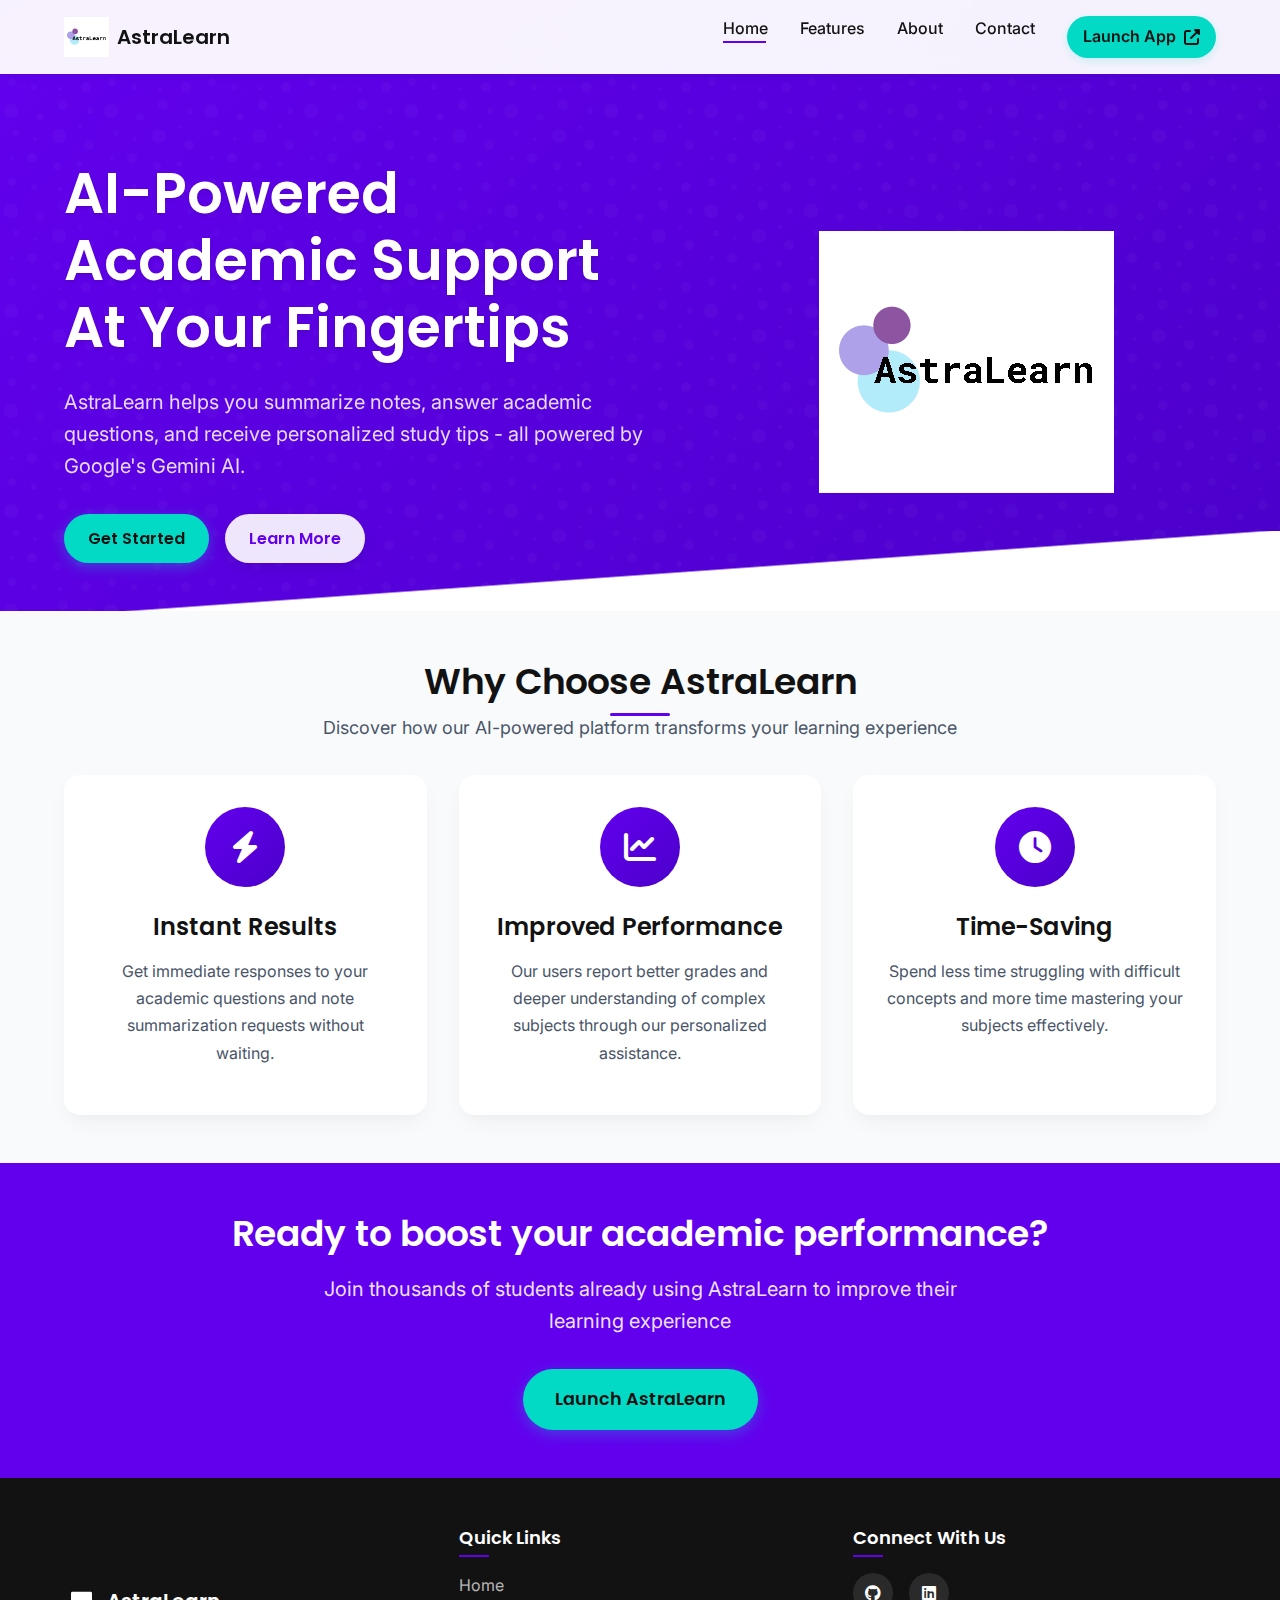
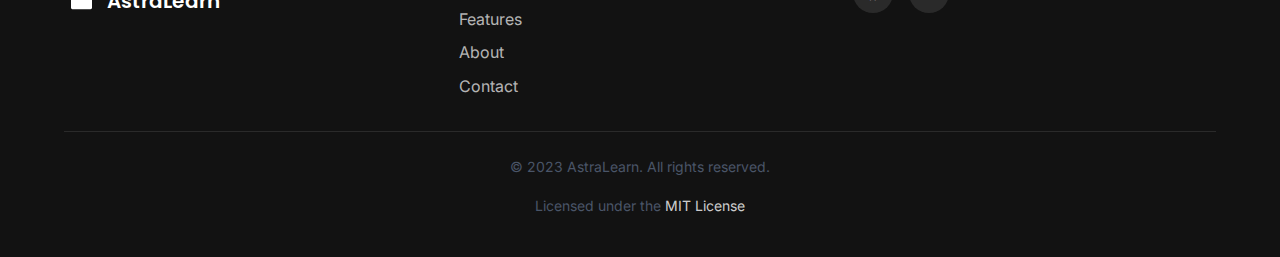
<file: website/index.html>
<!DOCTYPE html>
<html lang="en">
<head>
    <meta charset="UTF-8">
    <meta name="viewport" content="width=device-width, initial-scale=1.0">
    <meta http-equiv="refresh" content="0;url=home.html">
    <title>Redirecting to AstraLearn</title>
</head>
<body>
    <p>If you are not redirected automatically, please click <a href="home.html">here</a>.</p>
</body>
</html>
</file>
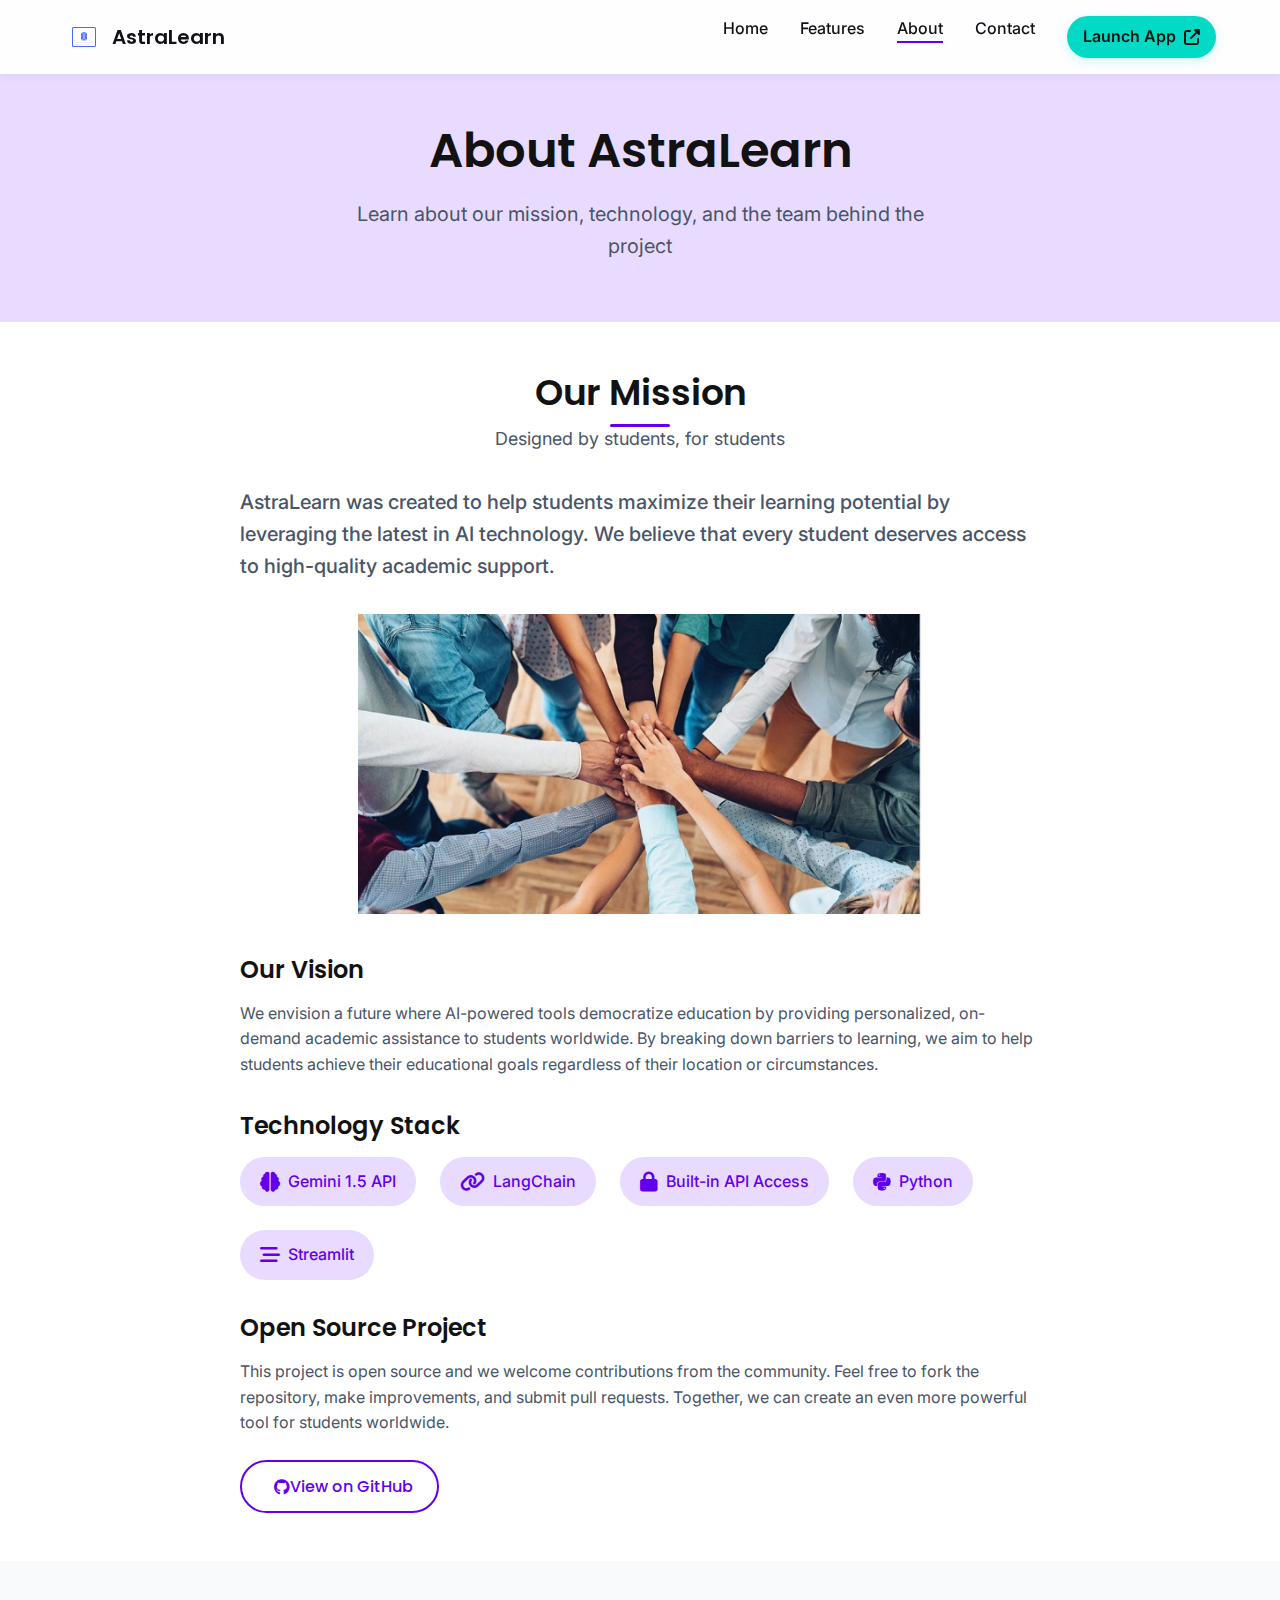
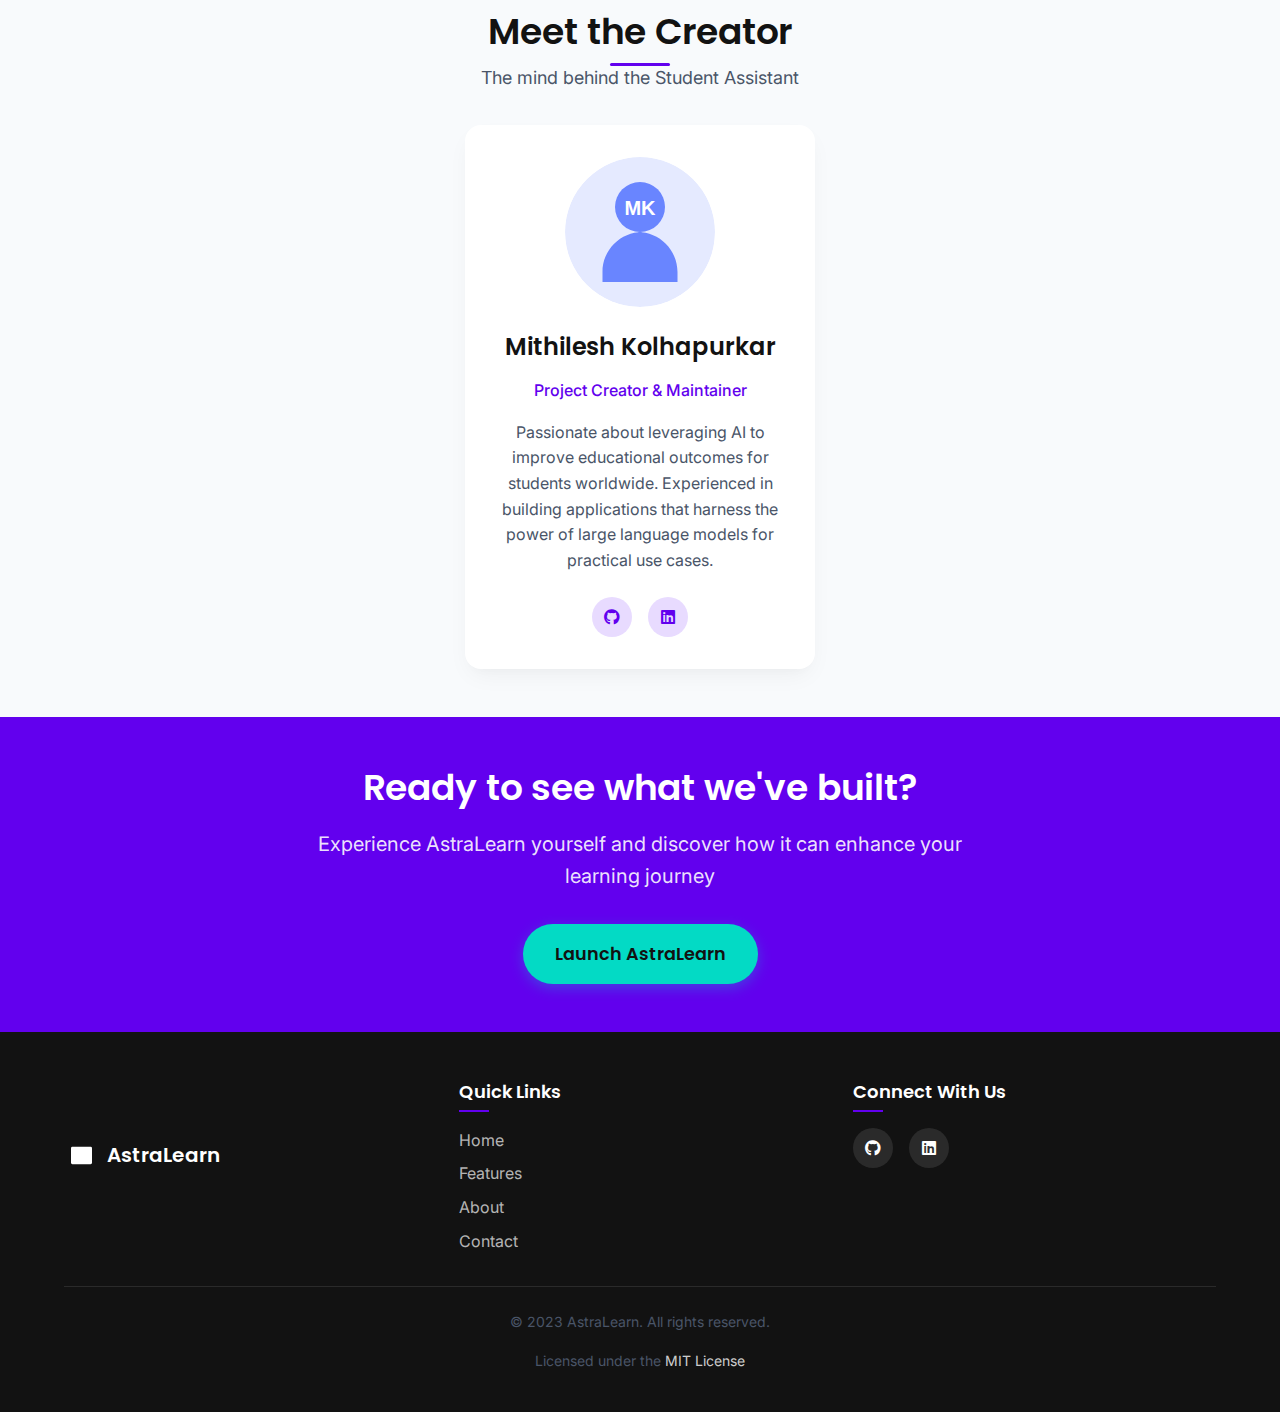
<file: website/about.html>
<!DOCTYPE html>
<html lang="en">
<head>
    <meta charset="UTF-8">
    <meta name="viewport" content="width=device-width, initial-scale=1.0">
    <meta name="description" content="About Gemini-Powered Student Assistant - Learn about our mission, technology, and the team behind the AI-powered academic helper">
    <meta name="keywords" content="AI, student assistant, Gemini API, academic help, about us, mission, technology">
    <meta name="author" content="Mithilesh Kolhapurkar">
    
    <title>AstraLearn - About</title>
    
    <!-- Google Fonts -->
    <link rel="preconnect" href="https://fonts.googleapis.com">
    <link rel="preconnect" href="https://fonts.gstatic.com" crossorigin>
    <link href="https://fonts.googleapis.com/css2?family=Inter:wght@300;400;500;600;700&family=Poppins:wght@400;500;600;700&display=swap" rel="stylesheet">
    
    <!-- Font Awesome -->
    <link rel="stylesheet" href="https://cdnjs.cloudflare.com/ajax/libs/font-awesome/6.4.0/css/all.min.css">
    
    <!-- Custom CSS -->
    <link rel="stylesheet" href="styles/main.css">
</head>
<body>
    <!-- Navigation Bar -->
    <header class="header">
        <div class="container">
            <nav class="navbar">
                <div class="logo">
                    <a href="home.html">
                        <img src="assets/logo.svg" alt="Student Assistant Logo">
                        <span>AstraLearn</span>
                    </a>
                </div>
                <ul class="nav-links">
                    <li><a href="home.html" class="nav-link">Home</a></li>
                    <li><a href="features.html" class="nav-link">Features</a></li>
                    <li><a href="about.html" class="nav-link active">About</a></li>
                    <li><a href="contact.html" class="nav-link">Contact</a></li>
                    <li><a href="https://seminar-v67yh9ldpa7j3app4d9wdft.streamlit.app/" class="nav-link app-link">Launch App <i class="fas fa-external-link-alt"></i></a></li>
                </ul>
                <div class="hamburger">
                    <span class="bar"></span>
                    <span class="bar"></span>
                    <span class="bar"></span>
                </div>
            </nav>
        </div>
    </header>

    <!-- Page Header -->
    <section class="page-header">
        <div class="container">
            <h1>About AstraLearn</h1>
            <p>Learn about our mission, technology, and the team behind the project</p>
        </div>
    </section>

    <!-- About Section -->
    <section class="about-page">
        <div class="container">
            <div class="section-header">
                <h2>Our Mission</h2>
                <p>Designed by students, for students</p>
            </div>
            <div class="about-content">
                <div class="about-text">
                    <p class="mission-statement">AstraLearn was created to help students maximize their learning potential by leveraging the latest in AI technology. We believe that every student deserves access to high-quality academic support.</p>
                    
                    <div class="about-image">
                        <img src="assets/community.jpg" alt="AstraLearn Mission" onerror="this.src='assets/hero-illustration.svg'">
                    </div>
                    
                    <h3>Our Vision</h3>
                    <p>We envision a future where AI-powered tools democratize education by providing personalized, on-demand academic assistance to students worldwide. By breaking down barriers to learning, we aim to help students achieve their educational goals regardless of their location or circumstances.</p>
                    
                    <h3>Technology Stack</h3>
                    <div class="tech-stack">
                        <div class="tech-item">
                            <i class="fas fa-brain"></i>
                            <span>Gemini 1.5 API</span>
                        </div>
                        <div class="tech-item">
                            <i class="fas fa-link"></i>
                            <span>LangChain</span>
                        </div>
                        <div class="tech-item">
                            <i class="fas fa-lock"></i>
                            <span>Built-in API Access</span>
                        </div>
                        <div class="tech-item">
                            <i class="fab fa-python"></i>
                            <span>Python</span>
                        </div>
                        <div class="tech-item">
                            <i class="fas fa-stream"></i>
                            <span>Streamlit</span>
                        </div>
                    </div>
                    
                    <h3>Open Source Project</h3>
                    <p>This project is open source and we welcome contributions from the community. Feel free to fork the repository, make improvements, and submit pull requests. Together, we can create an even more powerful tool for students worldwide.</p>
                    
                    <div class="github-btn">
                        <a href="https://github.com/MITHILESHK11" class="btn btn-outline" target="_blank">
                            <i class="fab fa-github"></i> View on GitHub
                        </a>
                    </div>
                </div>
            </div>
        </div>
    </section>

    <!-- Team Section -->
    <section class="team-section">
        <div class="container">
            <div class="section-header">
                <h2>Meet the Creator</h2>
                <p>The mind behind the Student Assistant</p>
            </div>
            <div class="team-profile">
                <div class="team-member">
                    <div class="member-photo">
                        <img src="assets/team-placeholder.svg" alt="Mithilesh Kolhapurkar" onerror="this.onerror=null; this.src='https://via.placeholder.com/150?text=M.K'">
                    </div>
                    <h3>Mithilesh Kolhapurkar</h3>
                    <p class="member-role">Project Creator & Maintainer</p>
                    <p class="member-bio">Passionate about leveraging AI to improve educational outcomes for students worldwide. Experienced in building applications that harness the power of large language models for practical use cases.</p>
                    <div class="member-social">
                        <a href="https://github.com/MITHILESHK11" target="_blank"><i class="fab fa-github"></i></a>
                        <a href="https://www.linkedin.com/in/mithilesh-kolhapurkar/" target="_blank"><i class="fab fa-linkedin"></i></a>

                    </div>
                </div>
            </div>
        </div>
    </section>

    <!-- CTA Banner -->
    <section class="cta-banner">
        <div class="container">
            <h2>Ready to see what we've built?</h2>
            <p>Experience AstraLearn yourself and discover how it can enhance your learning journey</p>
            <a href="https://seminar-v67yh9ldpa7j3app4d9wdft.streamlit.app/" class="btn btn-cta">Launch AstraLearn</a>
        </div>
    </section>

    <!-- Footer -->
    <footer class="footer">
        <div class="container">
            <div class="footer-content">
                <div class="footer-logo">
                    <img src="assets/logo.svg" alt="Student Assistant Logo">
                    <span>AstraLearn</span>
                </div>
                <div class="footer-links">
                    <h3>Quick Links</h3>
                    <ul>
                        <li><a href="home.html">Home</a></li>
                        <li><a href="features.html">Features</a></li>
                        <li><a href="about.html">About</a></li>
                        <li><a href="contact.html">Contact</a></li>
                    </ul>
                </div>
                <div class="footer-social">
                    <h3>Connect With Us</h3>
                    <div class="social-icons">
                        <a href="https://github.com/MITHILESHK11" target="_blank"><i class="fab fa-github"></i></a>
                        <a href="https://www.linkedin.com/in/mithilesh-kolhapurkar/" target="_blank"><i class="fab fa-linkedin"></i></a>
                    </div>
                </div>
            </div>
            <div class="footer-bottom">
                <p>&copy; 2023 AstraLearn. All rights reserved.</p>
                <p>Licensed under the <a href="https://github.com/MITHILESHK11" target="_blank">MIT License</a></p>
            </div>
        </div>
    </footer>

    <!-- JavaScript -->
    <script src="scripts/main.js"></script>
</body>
</html>
</file>
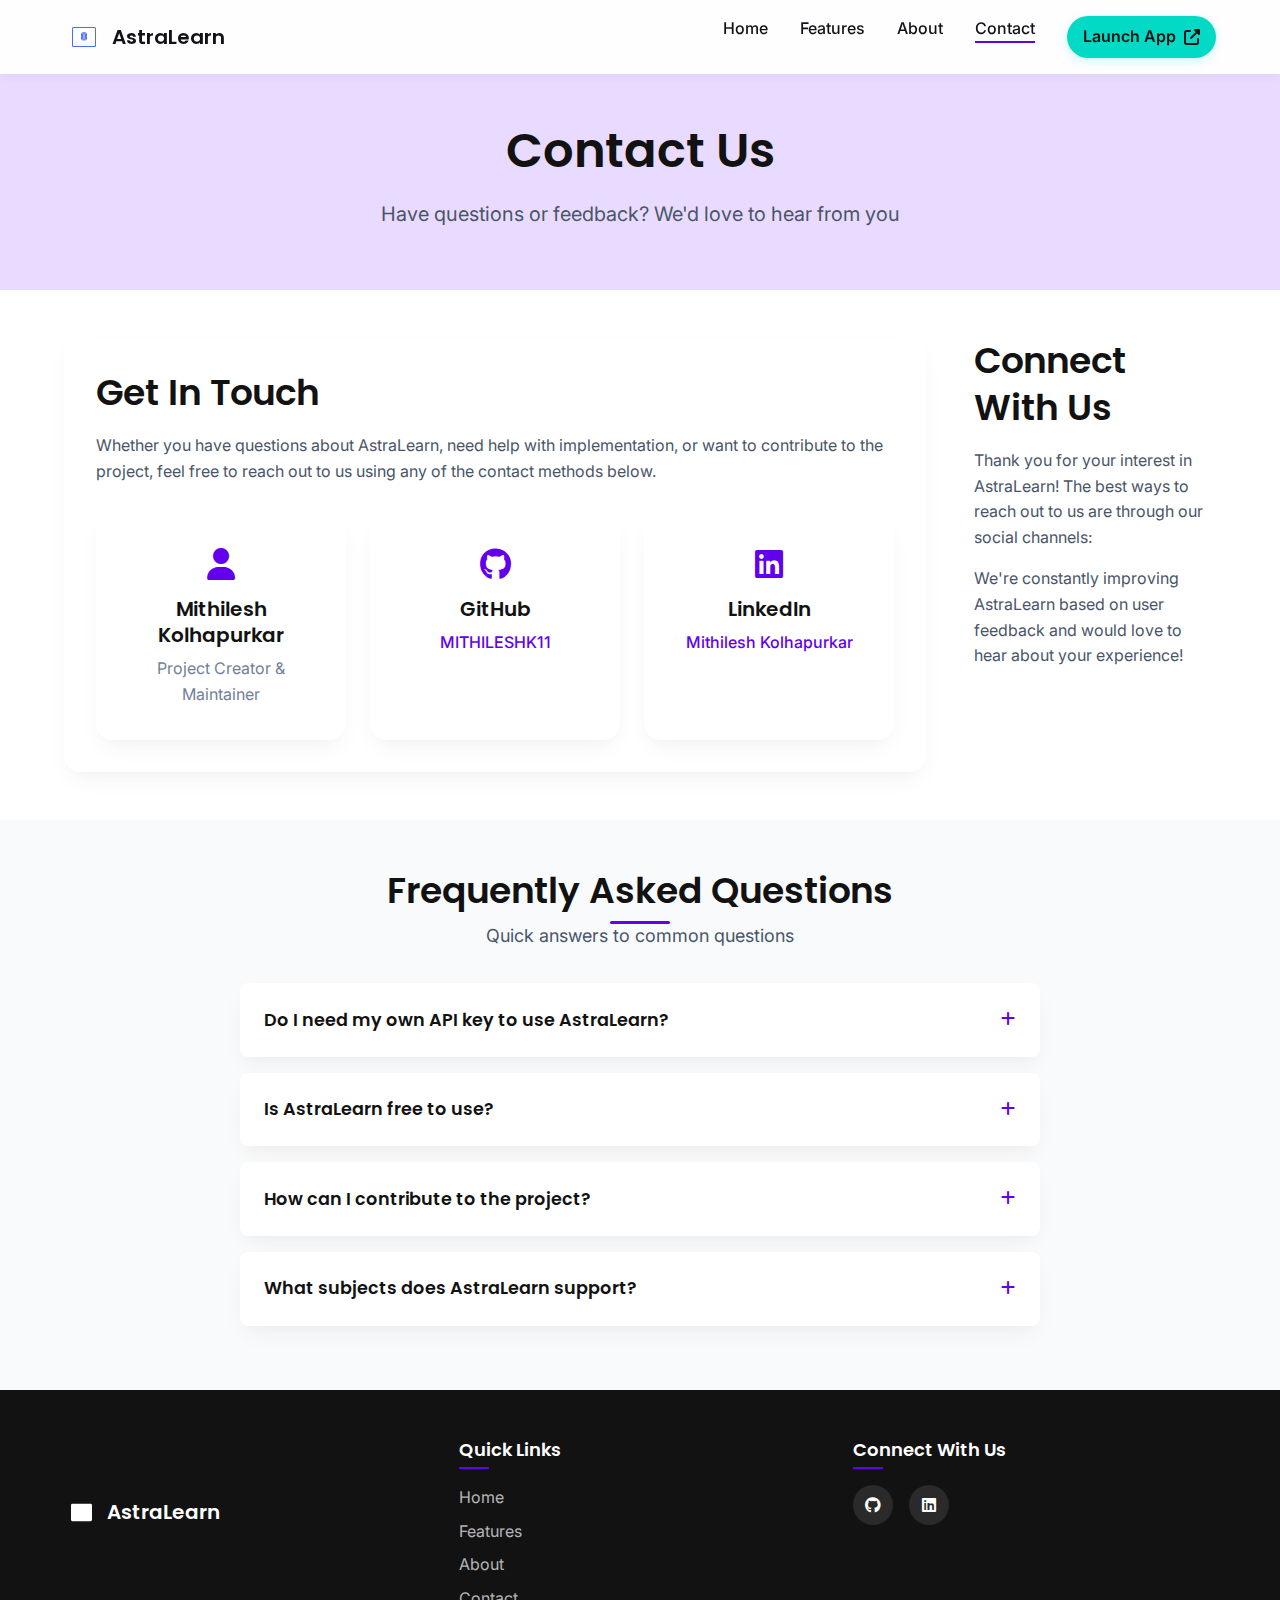
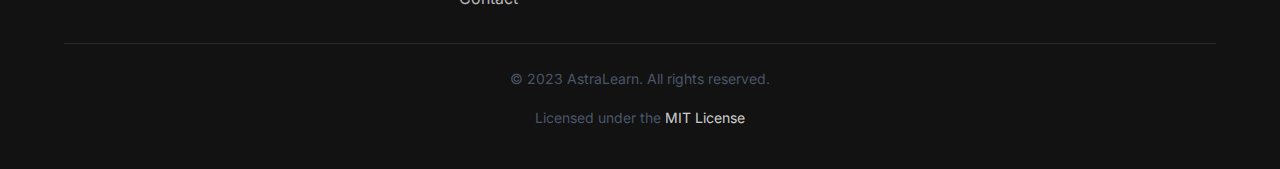
<file: website/contact.html>
<!DOCTYPE html>
<html lang="en">
<head>
    <meta charset="UTF-8">
    <meta name="viewport" content="width=device-width, initial-scale=1.0">
    <meta name="description" content="Contact the Gemini-Powered Student Assistant team - Get in touch with our developers and maintainers">
    <meta name="keywords" content="AI, student assistant, Gemini API, academic help, contact, support">
    <meta name="author" content="Mithilesh Kolhapurkar">
    
    <title>AstraLearn - Contact</title>
    
    <!-- Google Fonts -->
    <link rel="preconnect" href="https://fonts.googleapis.com">
    <link rel="preconnect" href="https://fonts.gstatic.com" crossorigin>
    <link href="https://fonts.googleapis.com/css2?family=Inter:wght@300;400;500;600;700&family=Poppins:wght@400;500;600;700&display=swap" rel="stylesheet">
    
    <!-- Font Awesome -->
    <link rel="stylesheet" href="https://cdnjs.cloudflare.com/ajax/libs/font-awesome/6.4.0/css/all.min.css">
    
    <!-- Custom CSS -->
    <link rel="stylesheet" href="styles/main.css">
</head>
<body>
    <!-- Navigation Bar -->
    <header class="header">
        <div class="container">
            <nav class="navbar">
                <div class="logo">
                    <a href="home.html">
                        <img src="assets/logo.svg" alt="Student Assistant Logo">
                        <span>AstraLearn</span>
                    </a>
                </div>
                <ul class="nav-links">
                    <li><a href="home.html" class="nav-link">Home</a></li>
                    <li><a href="features.html" class="nav-link">Features</a></li>
                    <li><a href="about.html" class="nav-link">About</a></li>
                    <li><a href="contact.html" class="nav-link active">Contact</a></li>
                    <li><a href="https://genai-project-student-assistant.streamlit.app/" class="nav-link app-link">Launch App <i class="fas fa-external-link-alt"></i></a></li>
                </ul>
                <div class="hamburger">
                    <span class="bar"></span>
                    <span class="bar"></span>
                    <span class="bar"></span>
                </div>
            </nav>
        </div>
    </header>

    <!-- Page Header -->
    <section class="page-header">
        <div class="container">
            <h1>Contact Us</h1>
            <p>Have questions or feedback? We'd love to hear from you</p>
        </div>
    </section>

    <!-- Contact Section -->
    <section class="contact-page">
        <div class="container">
            <div class="contact-container">
                <div class="contact-info-container">
                    <h2>Get In Touch</h2>
                    <p class="contact-intro">Whether you have questions about AstraLearn, need help with implementation, or want to contribute to the project, feel free to reach out to us using any of the contact methods below.</p>
                    
                    <div class="contact-info">
                        <div class="contact-card">
                            <i class="fas fa-user"></i>
                            <h3>Mithilesh Kolhapurkar</h3>
                            <p>Project Creator & Maintainer</p>
                        </div>
                        <div class="contact-card">
                            <i class="fab fa-github"></i>
                            <h3>GitHub</h3>
                            <a href="https://github.com/MITHILESHK11" target="_blank">MITHILESHK11</a>
                        </div>
                        <div class="contact-card">
                            <i class="fab fa-linkedin"></i>
                            <h3>LinkedIn</h3>
                            <a href="https://www.linkedin.com/in/mithilesh-kolhapurkar/" target="_blank">Mithilesh Kolhapurkar</a>
                        </div>

                    </div>
                </div>
                
                <div class="contact-info-alternative">
                    <h2>Connect With Us</h2>
                    <p>Thank you for your interest in AstraLearn! The best ways to reach out to us are through our social channels:</p>
                    <div class="contact-note">
                        <p>We're constantly improving AstraLearn based on user feedback and would love to hear about your experience!</p>
                    </div>
                </div>
            </div>
        </div>
    </section>

    <!-- FAQ Section -->
    <section class="faq-section">
        <div class="container">
            <div class="section-header">
                <h2>Frequently Asked Questions</h2>
                <p>Quick answers to common questions</p>
            </div>
            <div class="faq-content">
                <div class="faq-item">
                    <div class="faq-question">
                        <h3>Do I need my own API key to use AstraLearn?</h3>
                        <span class="faq-toggle"><i class="fas fa-plus"></i></span>
                    </div>
                    <div class="faq-answer">
                        <p>No, AstraLearn comes with built-in API access. You can start using all the features immediately without any additional setup or API keys.</p>
                    </div>
                </div>
                <div class="faq-item">
                    <div class="faq-question">
                        <h3>Is AstraLearn free to use?</h3>
                        <span class="faq-toggle"><i class="fas fa-plus"></i></span>
                    </div>
                    <div class="faq-answer">
                        <p>Yes, AstraLearn is completely free to use with no hidden costs. We've already integrated API access, so you don't need to worry about usage limits or additional expenses.</p>
                    </div>
                </div>
                <div class="faq-item">
                    <div class="faq-question">
                        <h3>How can I contribute to the project?</h3>
                        <span class="faq-toggle"><i class="fas fa-plus"></i></span>
                    </div>
                    <div class="faq-answer">
                        <p>You can contribute by forking the repository on GitHub, making improvements, and submitting pull requests. We welcome contributions in the form of code enhancements, documentation, bug fixes, and feature suggestions.</p>
                    </div>
                </div>
                <div class="faq-item">
                    <div class="faq-question">
                        <h3>What subjects does AstraLearn support?</h3>
                        <span class="faq-toggle"><i class="fas fa-plus"></i></span>
                    </div>
                    <div class="faq-answer">
                        <p>AstraLearn can help with a wide range of academic subjects including but not limited to mathematics, science, literature, history, and languages. The quality of assistance depends on the capabilities of the underlying Gemini AI model.</p>
                    </div>
                </div>
            </div>
        </div>
    </section>

    <!-- Footer -->
    <footer class="footer">
        <div class="container">
            <div class="footer-content">
                <div class="footer-logo">
                    <img src="assets/logo.svg" alt="Student Assistant Logo">
                    <span>AstraLearn</span>
                </div>
                <div class="footer-links">
                    <h3>Quick Links</h3>
                    <ul>
                        <li><a href="home.html">Home</a></li>
                        <li><a href="features.html">Features</a></li>
                        <li><a href="about.html">About</a></li>
                        <li><a href="contact.html">Contact</a></li>
                    </ul>
                </div>
                <div class="footer-social">
                    <h3>Connect With Us</h3>
                    <div class="social-icons">
                        <a href="https://github.com/MITHILESHK11" target="_blank"><i class="fab fa-github"></i></a>
                        <a href="https://www.linkedin.com/in/mithilesh-kolhapurkar/" target="_blank"><i class="fab fa-linkedin"></i></a>
                    </div>
                </div>
            </div>
            <div class="footer-bottom">
                <p>&copy; 2023 AstraLearn. All rights reserved.</p>
                <p>Licensed under the <a href="https://github.com/MITHILESHK11" target="_blank">MIT License</a></p>
            </div>
        </div>
    </footer>

    <!-- JavaScript -->
    <script src="scripts/main.js"></script>
    <script>

        // FAQ toggle functionality
        document.querySelectorAll('.faq-question').forEach(question => {
            question.addEventListener('click', () => {
                const item = question.parentElement;
                item.classList.toggle('active');
                
                const icon = question.querySelector('.faq-toggle i');
                if (item.classList.contains('active')) {
                    icon.classList.remove('fa-plus');
                    icon.classList.add('fa-minus');
                } else {
                    icon.classList.remove('fa-minus');
                    icon.classList.add('fa-plus');
                }
            });
        });
    </script>
</body>
</html>
</file>
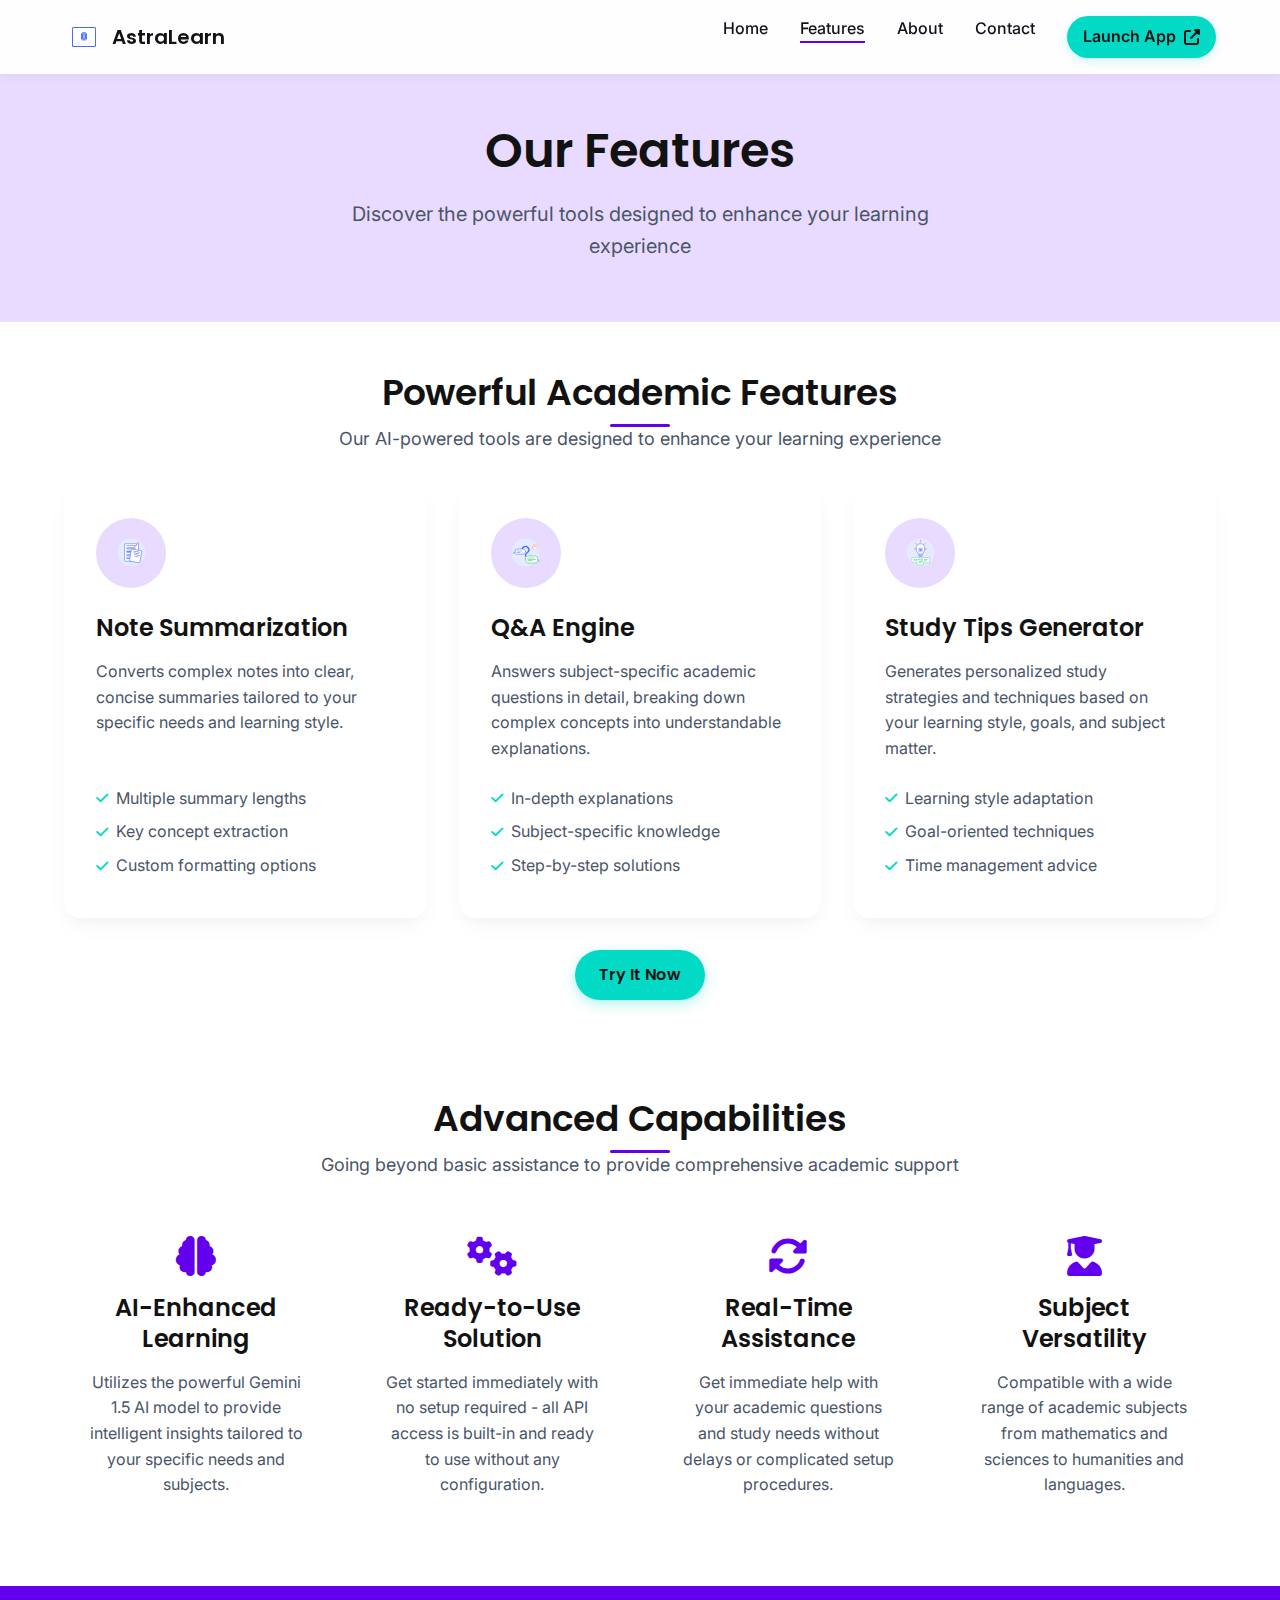
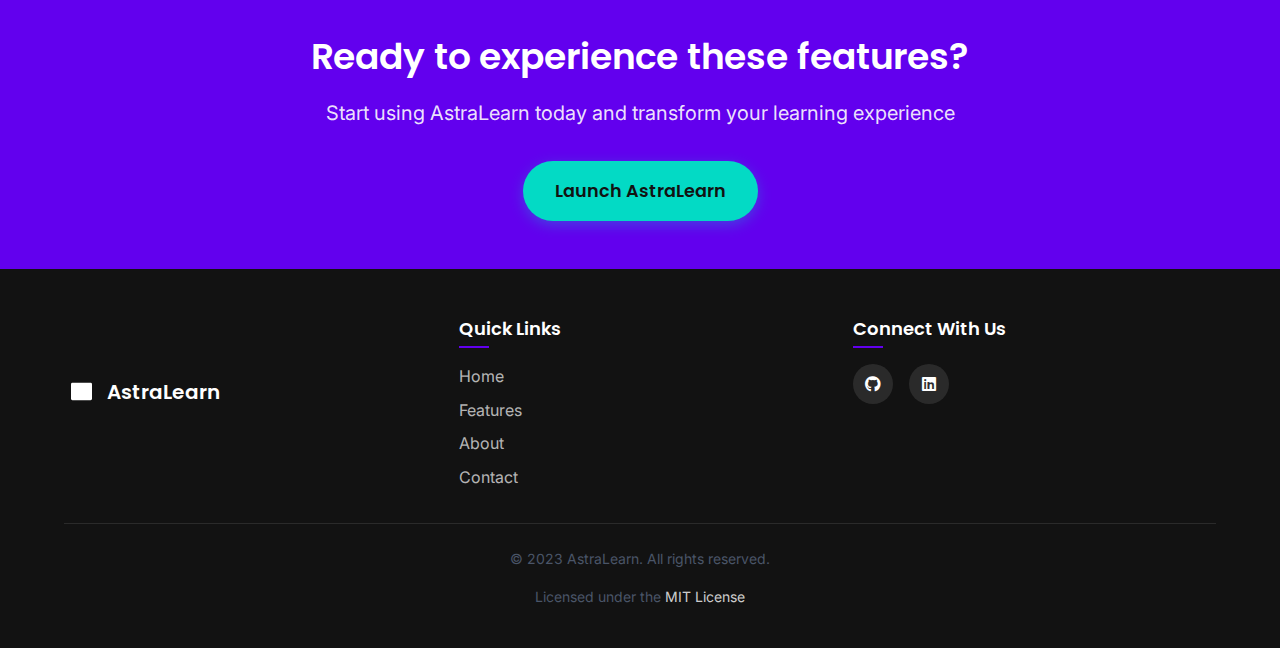
<file: website/features.html>
<!DOCTYPE html>
<html lang="en">
<head>
    <meta charset="UTF-8">
    <meta name="viewport" content="width=device-width, initial-scale=1.0">
    <meta name="description" content="Gemini-Powered Student Assistant - Features and capabilities of our AI-powered academic helper">
    <meta name="keywords" content="AI, student assistant, Gemini API, academic help, note summarization, study tips, features">
    <meta name="author" content="Mithilesh Kolhapurkar">
    
    <title>AstraLearn - Features</title>
    
    <!-- Google Fonts -->
    <link rel="preconnect" href="https://fonts.googleapis.com">
    <link rel="preconnect" href="https://fonts.gstatic.com" crossorigin>
    <link href="https://fonts.googleapis.com/css2?family=Inter:wght@300;400;500;600;700&family=Poppins:wght@400;500;600;700&display=swap" rel="stylesheet">
    
    <!-- Font Awesome -->
    <link rel="stylesheet" href="https://cdnjs.cloudflare.com/ajax/libs/font-awesome/6.4.0/css/all.min.css">
    
    <!-- Custom CSS -->
    <link rel="stylesheet" href="styles/main.css">
</head>
<body>
    <!-- Navigation Bar -->
    <header class="header">
        <div class="container">
            <nav class="navbar">
                <div class="logo">
                    <a href="home.html">
                        <img src="assets/logo.svg" alt="Student Assistant Logo">
                        <span>AstraLearn</span>
                    </a>
                </div>
                <ul class="nav-links">
                    <li><a href="home.html" class="nav-link">Home</a></li>
                    <li><a href="features.html" class="nav-link active">Features</a></li>
                    <li><a href="about.html" class="nav-link">About</a></li>
                    <li><a href="contact.html" class="nav-link">Contact</a></li>
                    <li><a href="https://seminar-v67yh9ldpa7j3app4d9wdft.streamlit.app/" class="nav-link app-link">Launch App <i class="fas fa-external-link-alt"></i></a></li>
                </ul>
                <div class="hamburger">
                    <span class="bar"></span>
                    <span class="bar"></span>
                    <span class="bar"></span>
                </div>
            </nav>
        </div>
    </header>

    <!-- Page Header -->
    <section class="page-header">
        <div class="container">
            <h1>Our Features</h1>
            <p>Discover the powerful tools designed to enhance your learning experience</p>
        </div>
    </section>

    <!-- Features Section -->
    <section class="features">
        <div class="container">
            <div class="section-header">
                <h2>Powerful Academic Features</h2>
                <p>Our AI-powered tools are designed to enhance your learning experience</p>
            </div>
            <div class="features-grid">
                <div class="feature-card">
                    <div class="feature-icon">
                        <img src="assets/feature-summarize.svg" alt="Note Summarization">
                    </div>
                    <h3>Note Summarization</h3>
                    <p>Converts complex notes into clear, concise summaries tailored to your specific needs and learning style.</p>
                    <ul class="feature-list">
                        <li><i class="fas fa-check"></i> Multiple summary lengths</li>
                        <li><i class="fas fa-check"></i> Key concept extraction</li>
                        <li><i class="fas fa-check"></i> Custom formatting options</li>
                    </ul>
                </div>
                <div class="feature-card">
                    <div class="feature-icon">
                        <img src="assets/feature-qa.svg" alt="Q&A Engine">
                    </div>
                    <h3>Q&A Engine</h3>
                    <p>Answers subject-specific academic questions in detail, breaking down complex concepts into understandable explanations.</p>
                    <ul class="feature-list">
                        <li><i class="fas fa-check"></i> In-depth explanations</li>
                        <li><i class="fas fa-check"></i> Subject-specific knowledge</li>
                        <li><i class="fas fa-check"></i> Step-by-step solutions</li>
                    </ul>
                </div>
                <div class="feature-card">
                    <div class="feature-icon">
                        <img src="assets/feature-tips.svg" alt="Study Tips Generator">
                    </div>
                    <h3>Study Tips Generator</h3>
                    <p>Generates personalized study strategies and techniques based on your learning style, goals, and subject matter.</p>
                    <ul class="feature-list">
                        <li><i class="fas fa-check"></i> Learning style adaptation</li>
                        <li><i class="fas fa-check"></i> Goal-oriented techniques</li>
                        <li><i class="fas fa-check"></i> Time management advice</li>
                    </ul>
                </div>
            </div>
            <div class="features-cta">
                <a href="https://seminar-v67yh9ldpa7j3app4d9wdft.streamlit.app/" class="btn btn-primary">Try It Now</a>
            </div>
        </div>
    </section>

    <!-- Advanced Features Section -->
    <section class="advanced-features">
        <div class="container">
            <div class="section-header">
                <h2>Advanced Capabilities</h2>
                <p>Going beyond basic assistance to provide comprehensive academic support</p>
            </div>
            <div class="advanced-features-content">
                <div class="advanced-feature">
                    <i class="fas fa-brain"></i>
                    <h3>AI-Enhanced Learning</h3>
                    <p>Utilizes the powerful Gemini 1.5 AI model to provide intelligent insights tailored to your specific needs and subjects.</p>
                </div>
                <div class="advanced-feature">
                    <i class="fas fa-cogs"></i>
                    <h3>Ready-to-Use Solution</h3>
                    <p>Get started immediately with no setup required - all API access is built-in and ready to use without any configuration.</p>
                </div>
                <div class="advanced-feature">
                    <i class="fas fa-sync-alt"></i>
                    <h3>Real-Time Assistance</h3>
                    <p>Get immediate help with your academic questions and study needs without delays or complicated setup procedures.</p>
                </div>
                <div class="advanced-feature">
                    <i class="fas fa-user-graduate"></i>
                    <h3>Subject Versatility</h3>
                    <p>Compatible with a wide range of academic subjects from mathematics and sciences to humanities and languages.</p>
                </div>
            </div>
        </div>
    </section>

    <!-- CTA Banner -->
    <section class="cta-banner">
        <div class="container">
            <h2>Ready to experience these features?</h2>
            <p>Start using AstraLearn today and transform your learning experience</p>
            <a href="https://seminar-v67yh9ldpa7j3app4d9wdft.streamlit.app/" class="btn btn-cta">Launch AstraLearn</a>
        </div>
    </section>

    <!-- Footer -->
    <footer class="footer">
        <div class="container">
            <div class="footer-content">
                <div class="footer-logo">
                    <img src="assets/logo.svg" alt="Student Assistant Logo">
                    <span>AstraLearn</span>
                </div>
                <div class="footer-links">
                    <h3>Quick Links</h3>
                    <ul>
                        <li><a href="home.html">Home</a></li>
                        <li><a href="features.html">Features</a></li>
                        <li><a href="about.html">About</a></li>
                        <li><a href="contact.html">Contact</a></li>
                    </ul>
                </div>
                <div class="footer-social">
                    <h3>Connect With Us</h3>
                    <div class="social-icons">
                        <a href="https://github.com/MITHILESHK11" target="_blank"><i class="fab fa-github"></i></a>
                        <a href="https://www.linkedin.com/in/mithilesh-kolhapurkar/" target="_blank"><i class="fab fa-linkedin"></i></a>
                    </div>
                </div>
            </div>
            <div class="footer-bottom">
                <p>&copy; 2023 AstraLearn. All rights reserved.</p>
                <p>Licensed under the <a href="https://github.com/MITHILESHK11" target="_blank">MIT License</a></p>
            </div>
        </div>
    </footer>

    <!-- JavaScript -->
    <script src="scripts/main.js"></script>
</body>
</html>
</file>
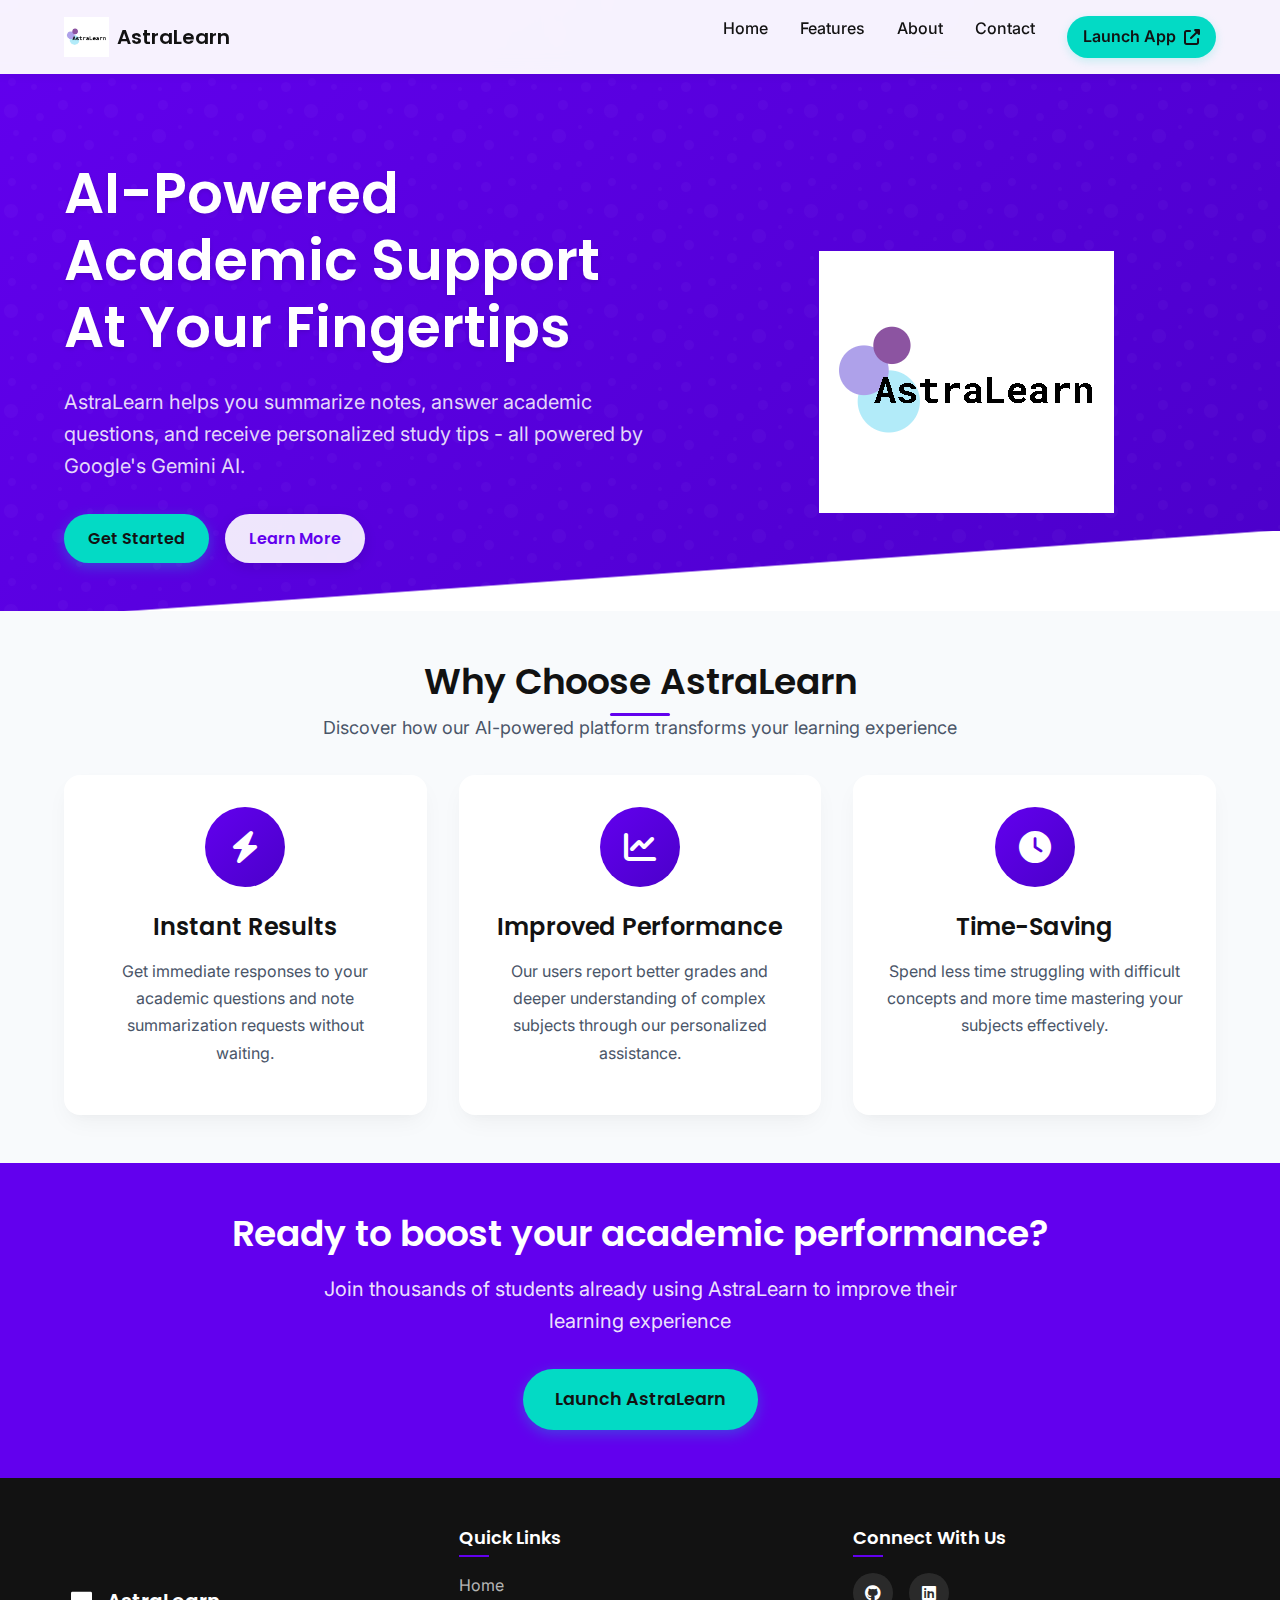
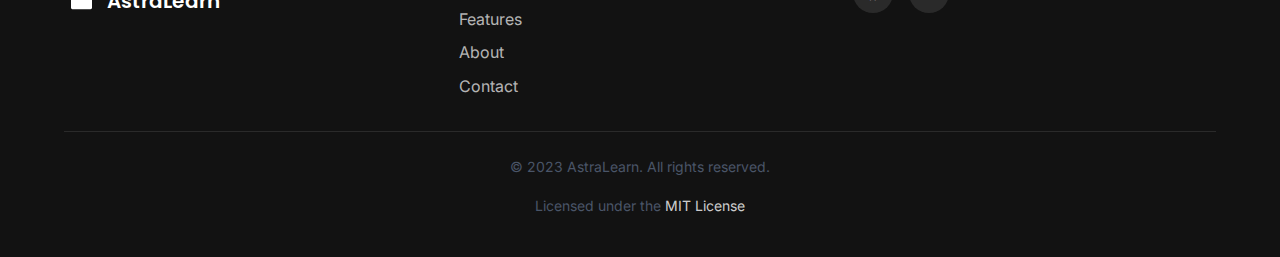
<file: website/home.html>
<!DOCTYPE html>
<html lang="en">
<head>
    <meta charset="UTF-8">
    <meta name="viewport" content="width=device-width, initial-scale=1.0">
    <meta name="description" content="Gemini-Powered Student Assistant - An AI-powered academic helper built using Google's Gemini API and LangChain">
    <meta name="keywords" content="AI, student assistant, Gemini API, academic help, note summarization, study tips">
    <meta name="author" content="Mithilesh Kolhapurkar">
    
    <title>AstraLearn - Home</title>
    
    <!-- Google Fonts -->
    <link rel="preconnect" href="https://fonts.googleapis.com">
    <link rel="preconnect" href="https://fonts.gstatic.com" crossorigin>
    <link href="https://fonts.googleapis.com/css2?family=Inter:wght@300;400;500;600;700&family=Poppins:wght@400;500;600;700&display=swap" rel="stylesheet">
    
    <!-- Font Awesome -->
    <link rel="stylesheet" href="https://cdnjs.cloudflare.com/ajax/libs/font-awesome/6.4.0/css/all.min.css">
    
    <!-- Custom CSS -->
    <link rel="stylesheet" href="styles/main.css">
</head>
<body>
    <!-- Navigation Bar -->
    <header class="header">
        <div class="container">
            <nav class="navbar">
                <div class="logo">
                    <a href="home.html">
                        <img src="assets/image.png" alt="Student Assistant Logo">
                        <span>AstraLearn</span>
                    </a>
                </div>
                <ul class="nav-links">
                    <li><a href="home.html" class="nav-link active">Home</a></li>
                    <li><a href="features.html" class="nav-link">Features</a></li>
                    <li><a href="about.html" class="nav-link">About</a></li>
                    <li><a href="contact.html" class="nav-link">Contact</a></li>
                    <li><a href="https://seminar-v67yh9ldpa7j3app4d9wdft.streamlit.app/" class="nav-link app-link">Launch App <i class="fas fa-external-link-alt"></i></a></li>
                </ul>
                <div class="hamburger">
                    <span class="bar"></span>
                    <span class="bar"></span>
                    <span class="bar"></span>
                </div>
            </nav>
        </div>
    </header>

    <!-- Hero Section -->
    <section id="home" class="hero">
        <div class="container">
            <div class="hero-content">
                <h1>AI-Powered Academic Support At Your Fingertips</h1>
                <p>AstraLearn helps you summarize notes, answer academic questions, and receive personalized study tips - all powered by Google's Gemini AI.</p>
                <div class="hero-cta">
                    <a href="https://seminar-v67yh9ldpa7j3app4d9wdft.streamlit.app/" class="btn btn-primary" target="_blank">Get Started</a>
                    <a href="about.html" class="btn btn-secondary">Learn More</a>
                </div>
            </div>
            <div class="hero-image">
                <img src="assets/image.png" alt="Student using AI assistant">
            </div>
        </div>
    </section>

    <!-- Key Benefits Section -->
    <section class="key-benefits">
        <div class="container">
            <div class="section-header">
                <h2>Why Choose AstraLearn</h2>
                <p>Discover how our AI-powered platform transforms your learning experience</p>
            </div>
            <div class="benefits-container">
                <div class="benefit-card">
                    <div class="benefit-icon">
                        <i class="fas fa-bolt"></i>
                    </div>
                    <h3>Instant Results</h3>
                    <p>Get immediate responses to your academic questions and note summarization requests without waiting.</p>
                </div>
                <div class="benefit-card">
                    <div class="benefit-icon">
                        <i class="fas fa-chart-line"></i>
                    </div>
                    <h3>Improved Performance</h3>
                    <p>Our users report better grades and deeper understanding of complex subjects through our personalized assistance.</p>
                </div>
                <div class="benefit-card">
                    <div class="benefit-icon">
                        <i class="fas fa-clock"></i>
                    </div>
                    <h3>Time-Saving</h3>
                    <p>Spend less time struggling with difficult concepts and more time mastering your subjects effectively.</p>
                </div>
            </div>
        </div>
    </section>

    <!-- CTA Banner -->
    <section class="cta-banner">
        <div class="container">
            <h2>Ready to boost your academic performance?</h2>
            <p>Join thousands of students already using AstraLearn to improve their learning experience</p>
            <a href="https://seminar-v67yh9ldpa7j3app4d9wdft.streamlit.app/" class="btn btn-cta">Launch AstraLearn</a>
        </div>
    </section>

    <!-- Footer -->
    <footer class="footer">
        <div class="container">
            <div class="footer-content">
                <div class="footer-logo">
                    <img src="assets/logo.svg" alt="Student Assistant Logo">
                    <span>AstraLearn</span>
                </div>
                <div class="footer-links">
                    <h3>Quick Links</h3>
                    <ul>
                        <li><a href="home.html">Home</a></li>
                        <li><a href="features.html">Features</a></li>
                        <li><a href="about.html">About</a></li>
                        <li><a href="contact.html">Contact</a></li>
                    </ul>
                </div>
                <div class="footer-social">
                    <h3>Connect With Us</h3>
                    <div class="social-icons">
                        <a href="https://github.com/MITHILESHK11" target="_blank"><i class="fab fa-github"></i></a>
                        <a href="https://www.linkedin.com/in/mithilesh-kolhapurkar/" target="_blank"><i class="fab fa-linkedin"></i></a>
                    </div>
                </div>
            </div>
            <div class="footer-bottom">
                <p>&copy; 2023 AstraLearn. All rights reserved.</p>
                <p>Licensed under the <a href="https://github.com/MITHILESHK11" target="_blank">MIT License</a></p>
            </div>
        </div>
    </footer>

    <!-- JavaScript -->
    <script src="scripts/main.js"></script>
</body>
</html>
</file>
<file: website/styles/main.css>
/* ================ Base Styles ================ */
:root {
    /* Color Palette - Teal/Purple Theme */
    --primary-color: #6200EE;
    --primary-light: #e8dbff;
    --primary-dark: #4b00ca;
    --secondary-color: #03DAC5;
    --secondary-light: #e6fcf9;
    --accent-color: #FF5252;
    --accent-color-light: #ffeaea;
    --text-primary: #121212;
    --text-secondary: #4a5568;
    --text-tertiary: #718096;
    --text-light: #ffffff;
    --text-light-muted: rgba(255, 255, 255, 0.85);
    --background-light: #ffffff;
    --background-off-white: #f8fafc;
    --background-card: #ffffff;
    --gradient-primary: linear-gradient(135deg, #6200EE 0%, #4b00ca 100%);
    --gradient-secondary: linear-gradient(135deg, #03DAC5 0%, #018786 100%);
    --box-shadow: 0 10px 25px -5px rgba(0, 0, 0, 0.05), 0 8px 10px -6px rgba(0, 0, 0, 0.02);

    /* Typography */
    --font-heading: 'Poppins', sans-serif;
    --font-body: 'Inter', sans-serif;

    /* Spacing */
    --space-xs: 0.25rem;
    --space-sm: 0.5rem;
    --space-md: 1rem;
    --space-lg: 1.5rem;
    --space-xl: 2rem;
    --space-xxl: 3rem;

    /* Border Radius */
    --radius-sm: 0.25rem;
    --radius-md: 0.5rem;
    --radius-lg: 1rem;
    --radius-full: 100px;
}

* {
    margin: 0;
    padding: 0;
    box-sizing: border-box;
}

html {
    scroll-behavior: smooth;
    font-size: 16px;
}

body {
    font-family: var(--font-body);
    color: var(--text-primary);
    line-height: 1.6;
    overflow-x: hidden;
}

h1, h2, h3, h4, h5, h6 {
    font-family: var(--font-heading);
    font-weight: 600;
    line-height: 1.3;
    margin-bottom: var(--space-md);
}

h1 {
    font-size: 2.75rem;
}

h2 {
    font-size: 2.25rem;
}

h3 {
    font-size: 1.5rem;
}

p {
    margin-bottom: var(--space-md);
    color: var(--text-secondary);
}

a {
    text-decoration: none;
    color: var(--primary-color);
    transition: all 0.3s ease;
}

a:hover {
    color: var(--primary-dark);
}

ul {
    list-style: none;
}

img {
    max-width: 100%;
    height: auto;
}

.container {
    width: 100%;
    max-width: 1200px;
    margin: 0 auto;
    padding: 0 var(--space-lg);
}

section {
    padding: var(--space-xxl) 0;
}

.section-header {
    text-align: center;
    margin-bottom: var(--space-xl);
    max-width: 800px;
    margin-left: auto;
    margin-right: auto;
}

.section-header h2 {
    margin-bottom: var(--space-sm);
    position: relative;
    display: inline-block;
}

.section-header h2::after {
    content: '';
    position: absolute;
    bottom: -10px;
    left: 50%;
    transform: translateX(-50%);
    width: 60px;
    height: 3px;
    background-color: var(--primary-color);
    border-radius: var(--radius-full);
}

.section-header p {
    font-size: 1.125rem;
}

/* ================ Buttons ================ */
.btn {
    display: inline-flex;
    align-items: center;
    justify-content: center;
    padding: 0.75rem 1.5rem;
    border-radius: var(--radius-full);
    font-family: var(--font-heading);
    font-weight: 500;
    cursor: pointer;
    transition: all 0.3s ease;
    text-align: center;
    font-size: 1rem;
}

.btn-primary {
    background-color: var(--secondary-color);
    color: #121212;
    font-weight: 600;
    box-shadow: 0 4px 14px rgba(3, 218, 197, 0.3);
}

.btn-primary:hover {
    background-color: #02c4b2;
    color: #121212;
    transform: translateY(-2px);
    box-shadow: 0 6px 20px rgba(3, 218, 197, 0.4);
}

.btn-secondary {
    background-color: rgba(255, 255, 255, 0.9);
    color: var(--primary-color);
    font-weight: 600;
    box-shadow: 0 4px 14px rgba(0, 0, 0, 0.1);
}

.btn-secondary:hover {
    background-color: white;
    color: var(--primary-dark);
    transform: translateY(-2px);
    box-shadow: 0 6px 20px rgba(0, 0, 0, 0.15);
}

.btn-outline {
    background-color: transparent;
    color: var(--primary-color);
    border: 2px solid var(--primary-color);
}

.btn-outline:hover {
    background-color: var(--primary-color);
    color: white;
    transform: translateY(-2px);
}

.btn-cta {
    background-color: var(--secondary-color);
    color: #121212;
    padding: 1rem 2rem;
    font-size: 1.1rem;
    font-weight: 600;
    box-shadow: 0 4px 14px rgba(3, 218, 197, 0.3);
}

.btn-cta:hover {
    background-color: #02c4b2;
    color: #121212;
    transform: translateY(-2px);
    box-shadow: 0 6px 20px rgba(3, 218, 197, 0.4);
}

.btn i {
    margin-left: var(--space-sm);
}

/* ================ Header & Navigation ================ */
.header {
    position: fixed;
    top: 0;
    left: 0;
    width: 100%;
    z-index: 1000;
    background-color: rgba(255, 255, 255, 0.95);
    backdrop-filter: blur(10px);
    box-shadow: 0 2px 10px rgba(0, 0, 0, 0.05);
    transition: all 0.3s ease;
}

.header.scrolled {
    box-shadow: 0 4px 20px rgba(0, 0, 0, 0.1);
}

.navbar {
    display: flex;
    justify-content: space-between;
    align-items: center;
    padding: 1rem 0;
}

.logo {
    display: flex;
    align-items: center;
}

.logo a {
    display: flex;
    align-items: center;
    color: var(--text-primary);
    font-family: var(--font-heading);
    font-weight: 600;
    font-size: 1.25rem;
}

.logo img {
    height: 40px;
    margin-right: var(--space-sm);
}

.nav-links {
    display: flex;
    gap: var(--space-xl);
}

.nav-link {
    color: var(--text-primary);
    font-weight: 500;
    position: relative;
}

.nav-link::after {
    content: '';
    position: absolute;
    bottom: -5px;
    left: 0;
    width: 0;
    height: 2px;
    background-color: var(--primary-color);
    transition: width 0.3s ease;
}

.nav-link:hover::after,
.nav-link.active::after {
    width: 100%;
}

.app-link {
    background-color: var(--secondary-color);
    color: #121212;
    font-weight: 600;
    padding: 0.5rem 1rem;
    border-radius: var(--radius-full);
    display: flex;
    align-items: center;
    gap: var(--space-sm);
    transition: all 0.3s ease;
    box-shadow: 0 3px 10px rgba(3, 218, 197, 0.2);
}

.app-link:hover {
    background-color: #02c4b2;
    color: #121212;
    transform: translateY(-2px);
    box-shadow: 0 4px 12px rgba(3, 218, 197, 0.3);
}

.hamburger {
    display: none;
    cursor: pointer;
}

.bar {
    display: block;
    width: 25px;
    height: 3px;
    margin: 5px auto;
    transition: all 0.3s ease;
    background-color: var(--text-primary);
    border-radius: var(--radius-full);
}

/* ================ Hero Section ================ */
.hero {
    padding-top: 160px;
    padding-bottom: var(--space-xxl);
    background: var(--gradient-primary);
    overflow: hidden;
    position: relative;
    color: white;
}

.hero::before {
    content: '';
    position: absolute;
    top: 0;
    left: 0;
    right: 0;
    bottom: 0;
    background-image: url("data:image/svg+xml,%3Csvg width='100' height='100' viewBox='0 0 100 100' xmlns='http://www.w3.org/2000/svg'%3E%3Cpath d='M11 18c3.866 0 7-3.134 7-7s-3.134-7-7-7-7 3.134-7 7 3.134 7 7 7zm48 25c3.866 0 7-3.134 7-7s-3.134-7-7-7-7 3.134-7 7 3.134 7 7 7zm-43-7c1.657 0 3-1.343 3-3s-1.343-3-3-3-3 1.343-3 3 1.343 3 3 3zm63 31c1.657 0 3-1.343 3-3s-1.343-3-3-3-3 1.343-3 3 1.343 3 3 3zM34 90c1.657 0 3-1.343 3-3s-1.343-3-3-3-3 1.343-3 3 1.343 3 3 3zm56-76c1.657 0 3-1.343 3-3s-1.343-3-3-3-3 1.343-3 3 1.343 3 3 3zM12 86c2.21 0 4-1.79 4-4s-1.79-4-4-4-4 1.79-4 4 1.79 4 4 4zm28-65c2.21 0 4-1.79 4-4s-1.79-4-4-4-4 1.79-4 4 1.79 4 4 4zm23-11c2.76 0 5-2.24 5-5s-2.24-5-5-5-5 2.24-5 5 2.24 5 5 5zm-6 60c2.21 0 4-1.79 4-4s-1.79-4-4-4-4 1.79-4 4 1.79 4 4 4zm29 22c2.76 0 5-2.24 5-5s-2.24-5-5-5-5 2.24-5 5 2.24 5 5 5zM32 63c2.76 0 5-2.24 5-5s-2.24-5-5-5-5 2.24-5 5 2.24 5 5 5zm57-13c2.76 0 5-2.24 5-5s-2.24-5-5-5-5 2.24-5 5 2.24 5 5 5zm-9-21c1.105 0 2-.895 2-2s-.895-2-2-2-2 .895-2 2 .895 2 2 2zM60 91c1.105 0 2-.895 2-2s-.895-2-2-2-2 .895-2 2 .895 2 2 2zM35 41c1.105 0 2-.895 2-2s-.895-2-2-2-2 .895-2 2 .895 2 2 2zM12 60c1.105 0 2-.895 2-2s-.895-2-2-2-2 .895-2 2 .895 2 2 2z' fill='%23ffffff' fill-opacity='0.05' fill-rule='evenodd'/%3E%3C/svg%3E");
    opacity: 0.5;
}

.hero::after {
    content: '';
    position: absolute;
    bottom: -10px;
    left: 0;
    width: 100%;
    height: 90px;
    background: linear-gradient(to bottom right, transparent 49%, var(--background-light) 50%);
    z-index: 1;
}

.hero .container {
    display: flex;
    align-items: center;
    justify-content: space-between;
    gap: var(--space-xl);
}

.hero-content {
    flex: 1;
    max-width: 600px;
    position: relative;
    z-index: 2;
}

.hero-content h1 {
    margin-bottom: var(--space-lg);
    font-size: clamp(2rem, 5vw, 3.5rem);
    line-height: 1.2;
    color: var(--text-light);
    text-shadow: 0 2px 4px rgba(0, 0, 0, 0.1);
}

.hero-content p {
    font-size: 1.25rem;
    margin-bottom: var(--space-xl);
    color: var(--text-light-muted);
}

.hero-cta {
    display: flex;
    gap: var(--space-md);
}

.hero-image {
    flex: 1;
    max-width: 500px;
    display: flex;
    justify-content: center;
    transform: translateY(20px);
    animation: float 6s ease-in-out infinite;
}

@keyframes float {
    0%, 100% {
        transform: translateY(0);
    }
    50% {
        transform: translateY(-20px);
    }
}

/* ================ Features Section ================ */
.features {
    background-color: var(--background-light);
    position: relative;
}

.features-grid {
    display: grid;
    grid-template-columns: repeat(auto-fit, minmax(300px, 1fr));
    gap: var(--space-xl);
    margin-bottom: var(--space-xl);
}

.feature-card {
    background-color: var(--background-card);
    border-radius: var(--radius-lg);
    padding: var(--space-xl);
    box-shadow: var(--box-shadow);
    transition: all 0.3s ease;
    height: 100%;
    display: flex;
    flex-direction: column;
}

.feature-card:hover {
    transform: translateY(-10px);
    box-shadow: 0 15px 40px rgba(0, 0, 0, 0.1);
}

.feature-icon {
    width: 70px;
    height: 70px;
    background-color: var(--primary-light);
    border-radius: var(--radius-full);
    display: flex;
    align-items: center;
    justify-content: center;
    margin-bottom: var(--space-lg);
}

.feature-icon img {
    width: 35px;
    height: 35px;
}

.feature-card h3 {
    font-size: 1.5rem;
    margin-bottom: var(--space-md);
    color: var(--text-primary);
}

.feature-card p {
    margin-bottom: var(--space-lg);
    color: var(--text-secondary);
}

.feature-list {
    margin-top: auto;
}

.feature-list li {
    margin-bottom: var(--space-sm);
    display: flex;
    align-items: center;
    gap: var(--space-sm);
    color: var(--text-secondary);
}

.feature-list li i {
    color: var(--secondary-color);
    font-size: 0.875rem;
}

.features-cta {
    text-align: center;
    margin-top: var(--space-xl);
}

/* ================ Key Benefits Section ================ */
.key-benefits {
    background-color: var(--background-off-white);
    position: relative;
    padding: var(--space-xxl) 0;
}

.benefits-container {
    display: grid;
    grid-template-columns: repeat(auto-fit, minmax(300px, 1fr));
    gap: var(--space-xl);
}

.benefit-card {
    background-color: var(--background-card);
    border-radius: var(--radius-lg);
    padding: var(--space-xl);
    box-shadow: var(--box-shadow);
    text-align: center;
    transition: all 0.3s ease;
}

.benefit-card:hover {
    transform: translateY(-10px);
    box-shadow: 0 15px 40px rgba(0, 0, 0, 0.1);
}

.benefit-icon {
    width: 80px;
    height: 80px;
    margin: 0 auto var(--space-lg);
    background: var(--gradient-primary);
    border-radius: var(--radius-full);
    display: flex;
    align-items: center;
    justify-content: center;
}

.benefit-icon i {
    font-size: 2rem;
    color: white;
}

.benefit-card h3 {
    margin-bottom: var(--space-md);
    color: var(--text-primary);
}

.benefit-card p {
    color: var(--text-secondary);
    font-size: 1rem;
    line-height: 1.7;
}

/* ================ About Section ================ */
.about {
    background-color: var(--background-light);
}

.about-content {
    display: flex;
    justify-content: center;
}

.about-text {
    max-width: 800px;
}

.about-text h3 {
    margin-top: var(--space-xl);
    margin-bottom: var(--space-md);
    color: var(--text-primary);
}

.about-text p {
    margin-bottom: var(--space-lg);
    color: var(--text-secondary);
}

.tech-stack {
    display: flex;
    flex-wrap: wrap;
    gap: var(--space-lg);
    margin-bottom: var(--space-xl);
}

.tech-item {
    background-color: var(--primary-light);
    padding: 0.75rem 1.25rem;
    border-radius: var(--radius-full);
    display: flex;
    align-items: center;
    gap: var(--space-sm);
    color: var(--primary-color);
    font-weight: 500;
}

.tech-item i {
    font-size: 1.25rem;
}

.github-btn {
    margin-top: var(--space-lg);
}

/* ================ CTA Banner ================ */
.cta-banner {
    background-color: var(--primary-color);
    color: white;
    text-align: center;
    padding: var(--space-xxl) 0;
}

.cta-banner h2 {
    color: white;
    font-size: 2.25rem;
    margin-bottom: var(--space-md);
}

.cta-banner p {
    color: rgba(255, 255, 255, 0.9);
    font-size: 1.25rem;
    margin-bottom: var(--space-xl);
    max-width: 700px;
    margin-left: auto;
    margin-right: auto;
}

/* ================ Contact Section ================ */
.contact {
    background-color: var(--background-off-white);
}

.contact-content {
    display: flex;
    justify-content: center;
}

.contact-info {
    display: grid;
    grid-template-columns: repeat(auto-fit, minmax(250px, 1fr));
    gap: var(--space-lg);
    width: 100%;
    max-width: 900px;
}

.contact-card {
    background-color: var(--background-card);
    padding: var(--space-xl);
    border-radius: var(--radius-lg);
    box-shadow: var(--box-shadow);
    text-align: center;
    transition: all 0.3s ease;
}

.contact-card:hover {
    transform: translateY(-5px);
    box-shadow: 0 12px 30px rgba(0, 0, 0, 0.1);
}

.contact-card i {
    font-size: 2rem;
    color: var(--primary-color);
    margin-bottom: var(--space-md);
}

.contact-card h3 {
    font-size: 1.25rem;
    margin-bottom: var(--space-sm);
}

.contact-card a {
    color: var(--primary-color);
    font-weight: 500;
}

.contact-card a:hover {
    text-decoration: underline;
}

.contact-card p {
    color: var(--text-tertiary);
    margin-bottom: 0;
}

/* ================ Footer ================ */
.footer {
    background-color: var(--text-primary);
    color: white;
    padding: var(--space-xxl) 0 var(--space-lg);
}

.footer-content {
    display: grid;
    grid-template-columns: repeat(auto-fit, minmax(250px, 1fr));
    gap: var(--space-xl);
    margin-bottom: var(--space-xl);
}

.footer-logo {
    display: flex;
    align-items: center;
    gap: var(--space-sm);
    margin-bottom: var(--space-lg);
}

.footer-logo img {
    height: 35px;
    filter: brightness(0) invert(1);
}

.footer-logo span {
    font-family: var(--font-heading);
    font-weight: 600;
    font-size: 1.25rem;
    color: white;
}

.footer-links h3, .footer-social h3 {
    color: white;
    font-size: 1.125rem;
    margin-bottom: var(--space-lg);
    position: relative;
}

.footer-links h3::after, .footer-social h3::after {
    content: '';
    position: absolute;
    bottom: -8px;
    left: 0;
    width: 30px;
    height: 2px;
    background-color: var(--primary-color);
}

.footer-links ul {
    display: flex;
    flex-direction: column;
    gap: var(--space-sm);
}

.footer-links a {
    color: rgba(255, 255, 255, 0.7);
    transition: all 0.3s ease;
}

.footer-links a:hover {
    color: white;
    transform: translateX(5px);
}

.social-icons {
    display: flex;
    gap: var(--space-md);
}

.social-icons a {
    width: 40px;
    height: 40px;
    background-color: rgba(255, 255, 255, 0.1);
    border-radius: var(--radius-full);
    display: flex;
    align-items: center;
    justify-content: center;
    color: white;
    transition: all 0.3s ease;
}

.social-icons a:hover {
    background-color: var(--primary-color);
    transform: translateY(-5px);
}

.footer-bottom {
    padding-top: var(--space-lg);
    border-top: 1px solid rgba(255, 255, 255, 0.1);
    text-align: center;
    color: rgba(255, 255, 255, 0.6);
    font-size: 0.875rem;
}

.footer-bottom a {
    color: rgba(255, 255, 255, 0.8);
}

.footer-bottom a:hover {
    color: white;
}

/* ================ Page Header Styles ================ */
.page-header {
    background-color: var(--primary-light);
    padding: 120px 0 60px;
    text-align: center;
}

.page-header h1 {
    font-size: 3rem;
    margin-bottom: var(--space-md);
    color: var(--text-primary);
}

.page-header p {
    font-size: 1.25rem;
    max-width: 600px;
    margin: 0 auto;
    color: var(--text-secondary);
}

/* ================ About Page Styles ================ */
.about-page {
    background-color: var(--background-light);
}

.mission-statement {
    font-size: 1.25rem;
    margin-bottom: var(--space-xl);
    font-weight: 500;
    color: var(--text-primary);
}

.about-image {
    text-align: center;
    margin: var(--space-xl) 0;
}

.about-image img {
    max-width: 100%;
    height: auto;
    max-height: 300px;
}

.team-section {
    background-color: var(--background-off-white);
}

.team-profile {
    display: flex;
    justify-content: center;
    align-items: center;
}

.team-member {
    background-color: var(--background-card);
    border-radius: var(--radius-lg);
    padding: var(--space-xl);
    box-shadow: var(--box-shadow);
    text-align: center;
    max-width: 350px;
}

.member-photo {
    width: 150px;
    height: 150px;
    margin: 0 auto var(--space-lg);
    border-radius: 50%;
    overflow: hidden;
}

.member-photo img {
    width: 100%;
    height: 100%;
    object-fit: cover;
}

.member-role {
    color: var(--primary-color);
    font-weight: 500;
    margin-bottom: var(--space-md);
}

.member-bio {
    margin-bottom: var(--space-lg);
}

.member-social {
    display: flex;
    justify-content: center;
    gap: var(--space-md);
}

.member-social a {
    width: 40px;
    height: 40px;
    border-radius: 50%;
    background-color: var(--primary-light);
    display: flex;
    align-items: center;
    justify-content: center;
    color: var(--primary-color);
    transition: all 0.3s ease;
}

.member-social a:hover {
    background-color: var(--primary-color);
    color: white;
    transform: translateY(-3px);
}

/* ================ Contact Page Styles ================ */
.contact-page {
    background-color: var(--background-light);
}

.contact-container {
    display: grid;
    grid-template-columns: 1fr 1fr;
    gap: var(--space-xxl);
}

.contact-intro {
    margin-bottom: var(--space-xl);
}

.contact-form-container, .contact-info-container {
    background-color: var(--background-card);
    border-radius: var(--radius-lg);
    padding: var(--space-xl);
    box-shadow: var(--box-shadow);
}

.contact-form {
    display: flex;
    flex-direction: column;
    gap: var(--space-md);
}

.form-group {
    display: flex;
    flex-direction: column;
    gap: var(--space-xs);
}

.form-group label {
    font-weight: 500;
    color: var(--text-primary);
}

.form-group input, .form-group textarea {
    padding: 0.75rem;
    border: 1px solid #e1e1e1;
    border-radius: var(--radius-md);
    font-family: var(--font-body);
    font-size: 1rem;
    resize: none;
}

.form-group input:focus, .form-group textarea:focus {
    outline: none;
    border-color: var(--primary-color);
    box-shadow: 0 0 0 2px rgba(74, 107, 255, 0.2);
}

.form-status {
    margin-top: var(--space-lg);
    display: none;
}

.success-message {
    color: var(--secondary-color);
    font-weight: 500;
    padding: var(--space-md);
    background-color: var(--secondary-light);
    border-radius: var(--radius-md);
}

/* ================ FAQ Styles ================ */
.faq-section {
    background-color: var(--background-off-white);
}

.faq-content {
    max-width: 800px;
    margin: 0 auto;
}

.faq-item {
    background-color: var(--background-card);
    border-radius: var(--radius-md);
    margin-bottom: var(--space-md);
    overflow: hidden;
    box-shadow: var(--box-shadow);
}

.faq-question {
    padding: var(--space-lg);
    display: flex;
    align-items: center;
    justify-content: space-between;
    cursor: pointer;
}

.faq-question h3 {
    margin: 0;
    font-size: 1.1rem;
}

.faq-toggle {
    color: var(--primary-color);
    transition: all 0.3s ease;
}

.faq-answer {
    padding: 0 var(--space-lg);
    max-height: 0;
    overflow: hidden;
    transition: all 0.3s ease;
}

.faq-item.active .faq-answer {
    padding: 0 var(--space-lg) var(--space-lg);
    max-height: 500px;
}

.faq-answer p {
    margin: 0;
}

/* ================ Advanced Features Section ================ */
.advanced-features {
    background-color: var(--background-light);
}

.advanced-features-content {
    display: grid;
    grid-template-columns: repeat(auto-fit, minmax(250px, 1fr));
    gap: var(--space-xl);
}

.advanced-feature {
    text-align: center;
    padding: var(--space-lg);
}

.advanced-feature i {
    font-size: 2.5rem;
    color: var(--primary-color);
    margin-bottom: var(--space-md);
}

.advanced-feature h3 {
    margin-bottom: var(--space-md);
}

/* ================ Responsive Styles ================ */
@media (max-width: 992px) {
    html {
        font-size: 15px;
    }
    
    .hero .container {
        flex-direction: column;
    }
    
    .hero-content {
        text-align: center;
        max-width: 100%;
    }
    
    .hero-cta {
        justify-content: center;
    }
    
    .hero-image {
        margin-top: var(--space-xl);
        max-width: 80%;
    }
    
    .contact-info {
        grid-template-columns: repeat(auto-fit, minmax(200px, 1fr));
    }
    
    .contact-container {
        grid-template-columns: 1fr;
    }
}

@media (max-width: 768px) {
    .hamburger {
        display: block;
        z-index: 1001;
    }
    
    .nav-links {
        position: fixed;
        top: 0;
        right: -100%;
        flex-direction: column;
        background-color: var(--background-light);
        width: 80%;
        max-width: 400px;
        height: 100vh;
        padding: 80px var(--space-xl) var(--space-xl);
        gap: var(--space-lg);
        transition: 0.5s;
        box-shadow: -5px 0 25px rgba(0, 0, 0, 0.1);
        z-index: 1000;
    }
    
    .nav-links.active {
        right: 0;
    }
    
    .hamburger.active .bar:nth-child(1) {
        transform: translateY(8px) rotate(45deg);
    }
    
    .hamburger.active .bar:nth-child(2) {
        opacity: 0;
    }
    
    .hamburger.active .bar:nth-child(3) {
        transform: translateY(-8px) rotate(-45deg);
    }
    
    .app-link {
        width: fit-content;
    }
    
    .features-grid {
        grid-template-columns: 1fr;
    }
    
    .step {
        flex-direction: column;
        text-align: center;
        align-items: center;
    }
    
    .step-number {
        margin-bottom: var(--space-md);
    }
    
    .tech-stack {
        justify-content: center;
    }
    
    .about-text, .contact-content {
        text-align: center;
    }
    
    .contact-info {
        grid-template-columns: 1fr;
    }
    
    .footer-content {
        grid-template-columns: 1fr;
        text-align: center;
    }
    
    .footer-logo {
        justify-content: center;
    }
    
    .footer-links h3::after, .footer-social h3::after {
        left: 50%;
        transform: translateX(-50%);
    }
    
    .footer-links ul {
        align-items: center;
    }
    
    .social-icons {
        justify-content: center;
    }
    
    .github-btn {
        display: flex;
        justify-content: center;
    }
}

@media (max-width: 576px) {
    html {
        font-size: 14px;
    }
    
    .hero {
        padding-top: 130px;
    }
    
    .hero-cta {
        flex-direction: column;
        gap: var(--space-md);
    }
    
    .hero-cta .btn {
        width: 100%;
    }
    
    .cta-banner h2 {
        font-size: 1.75rem;
    }
    
    .cta-banner p {
        font-size: 1rem;
    }
}
</file>
